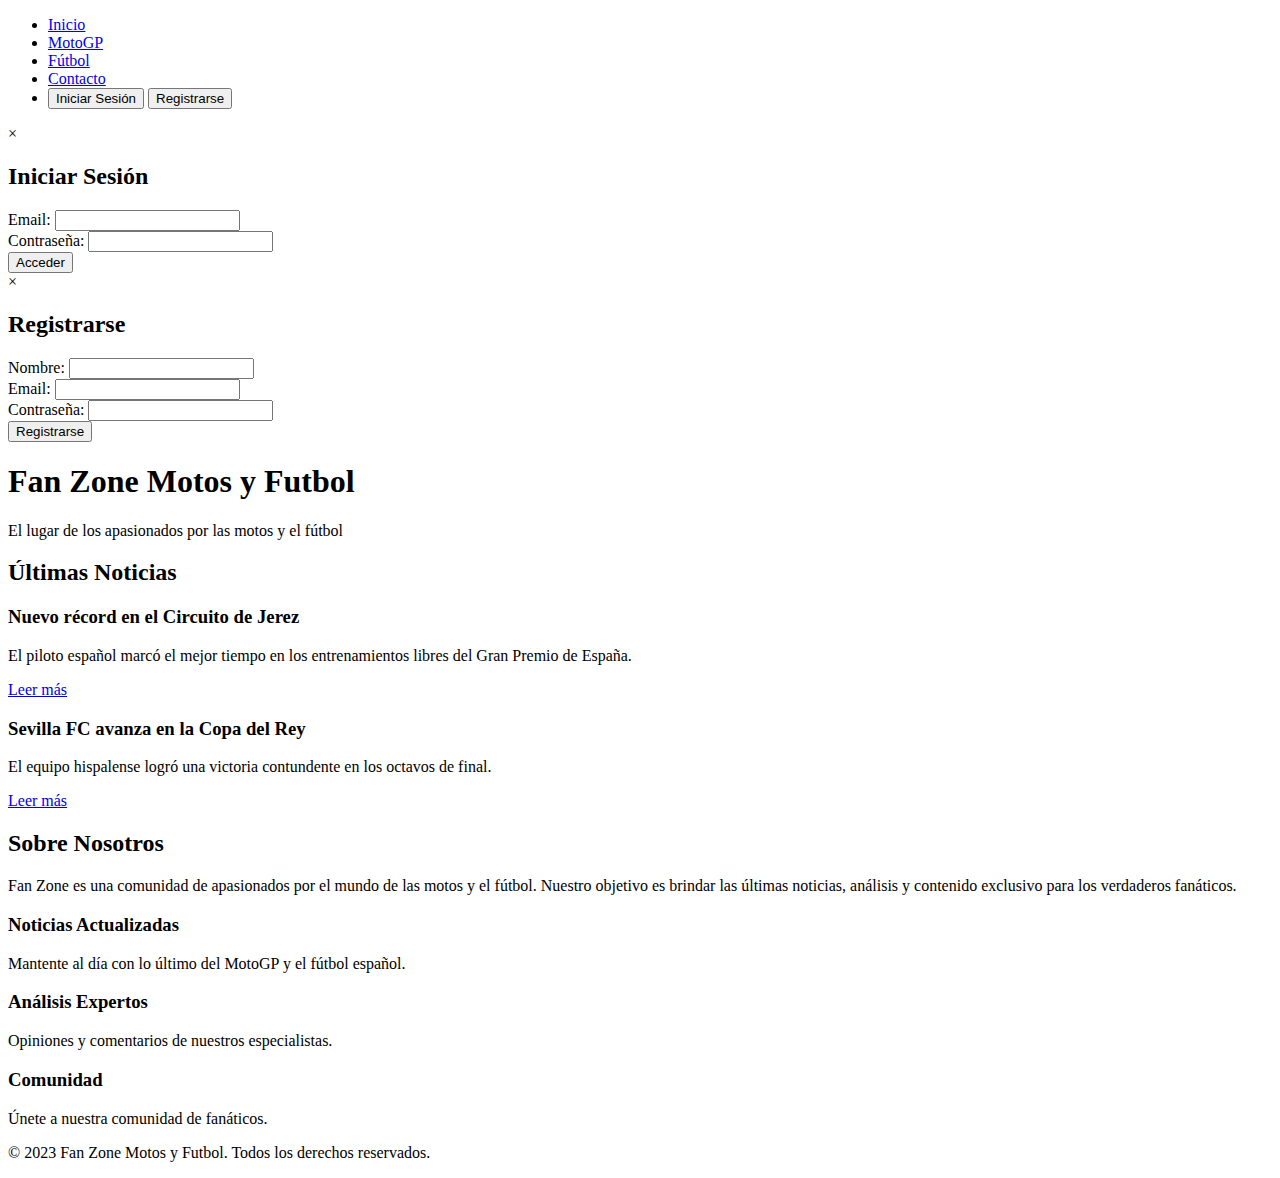
<file: RECU/html/index.html>
<!DOCTYPE html>
<html lang="es">
<head>
    <meta charset="UTF-8">
    <meta name="viewport" content="width=device-width, initial-scale=1.0">
    <title>Fan Zone Motos y Futbol</title>
    <link rel="stylesheet" href="C:\Users\manue\OneDrive\Documentos\Lenguuaje de Marcas\RECU\css\estilos.css">
    <script src="C:\Users\manue\OneDrive\Documentos\Lenguuaje de Marcas\jquery.js"></script>
    <script>
    $(document).ready(function() {
        // Variables
        const modalLogin = $("#modalLogin");
        const modalRegistro = $("#modalRegistro");
        const btnLogin = $("#btnLogin");
        const btnRegistro = $("#btnRegistro");
        const spanCerrar = $(".cerrar");
        const mensajeExito = $("#mensajeExito");

        // Abrir modal de login
        btnLogin.click(function() {
            modalLogin.show();
        });

        // Abrir modal de registro
        btnRegistro.click(function() {
            modalRegistro.show();
        });

        // Cerrar modales
        spanCerrar.click(function() {
            modalLogin.hide();
            modalRegistro.hide();
        });

       

        // Formulario de login
        $("#formLogin").submit(function(e) {
            e.preventDefault();
            mostrarMensajeExito("Sesión iniciada correctamente");
            modalLogin.hide();
            this.reset();
        });

        // Formulario de registro
        $("#formRegistro").submit(function(e) {
            e.preventDefault();
            mostrarMensajeExito("¡Registro completado con éxito!");
            modalRegistro.hide();
            this.reset();
        });

        // Mostrar mensaje de éxito
        function mostrarMensajeExito(mensaje) {
            mensajeExito.find("p").text(mensaje).parent().fadeIn().delay(2500).fadeOut();
        }

        // Efectos hover
        $('.noticia').hover(
            function() {
                $(this).css({
                    'transform': 'translateY(-5px)',
                    'box-shadow': '0 5px 15px rgba(0,0,0,0.2)'
                });
            },
            function() {
                $(this).css({
                    'transform': 'translateY(0)',
                    'box-shadow': '0 2px 5px rgba(0,0,0,0.1)'
                });
            }
        );

        // Animaciones iniciales
        $('.cabecera').hide().fadeIn(1000);
        $('.destacados').hide().slideDown(800);
        $('.sobre-nosotros').hide().fadeIn(1200);
    });
    </script>
</head>
<body>
    <!-- Menú de navegación -->
    <nav class="menu">
        <div class="contenedor">
            <ul>
                <li><a href="C:\Users\manue\OneDrive\Documentos\Lenguuaje de Marcas\RECU\html\index.html" class="activo">Inicio</a></li>
                <li><a href="C:\Users\manue\OneDrive\Documentos\Lenguuaje de Marcas\RECU\html\motogp.html">MotoGP</a></li>
                <li><a href="C:\Users\manue\OneDrive\Documentos\Lenguuaje de Marcas\RECU\html\futbol.html">Fútbol</a></li>
                <li><a href="C:\Users\manue\OneDrive\Documentos\Lenguuaje de Marcas\RECU\html\Contacto.html">Contacto</a></li>
                <li class="derecha">
                    <button id="btnLogin" class="btn-acceso">Iniciar Sesión</button>
                    <button id="btnRegistro" class="btn-acceso">Registrarse</button>
                </li>
            </ul>
        </div>
    </nav>

    <!-- Modales -->
    <div id="modalLogin" class="modal">
        <div class="modal-contenido">
            <span class="cerrar">&times;</span>
            <h2>Iniciar Sesión</h2>
            <form id="formLogin">
                <div class="grupo-form">
                    <label for="emailLogin">Email:</label>
                    <input type="email" id="emailLogin" required>
                </div>
                <div class="grupo-form">
                    <label for="passLogin">Contraseña:</label>
                    <input type="password" id="passLogin" required>
                </div>
                <button type="submit" class="boton">Acceder</button>
            </form>
        </div>
    </div>

    <div id="modalRegistro" class="modal">
        <div class="modal-contenido">
            <span class="cerrar">&times;</span>
            <h2>Registrarse</h2>
            <form id="formRegistro">
                <div class="grupo-form">
                    <label for="nombreRegistro">Nombre:</label>
                    <input type="text" id="nombreRegistro" required>
                </div>
                <div class="grupo-form">
                    <label for="emailRegistro">Email:</label>
                    <input type="email" id="emailRegistro" required>
                </div>
                <div class="grupo-form">
                    <label for="passRegistro">Contraseña:</label>
                    <input type="password" id="passRegistro" required>
                </div>
                <button type="submit" class="boton">Registrarse</button>
            </form>
        </div>
    </div>

    <!-- Mensaje de éxito -->
    <div id="mensajeExito" class="mensaje-exito" style="display:none;">
        <p></p>
    </div>

    <!-- Contenido principal -->
    <div class="contenedor">
        <header class="cabecera">
            <h1>Fan Zone Motos y Futbol</h1>
            <p class="subtitulo">El lugar de los apasionados por las motos y el fútbol</p>
        </header>

        <main class="contenido-principal">
            <section class="destacados">
                <h2>Últimas Noticias</h2>
                <div class="noticia">
                    <h3>Nuevo récord en el Circuito de Jerez</h3>
                    <p>El piloto español marcó el mejor tiempo en los entrenamientos libres del Gran Premio de España.</p>
                    <a href="#" class="boton">Leer más</a>
                </div>
                
                <div class="noticia">
                    <h3>Sevilla FC avanza en la Copa del Rey</h3>
                    <p>El equipo hispalense logró una victoria contundente en los octavos de final.</p>
                    <a href="#" class="boton">Leer más</a>
                </div>
            </section>

            <section class="sobre-nosotros">
                <h2>Sobre Nosotros</h2>
                <p>Fan Zone es una comunidad de apasionados por el mundo de las motos y el fútbol. Nuestro objetivo es brindar las últimas noticias, análisis y contenido exclusivo para los verdaderos fanáticos.</p>
                
                <div class="caracteristicas">
                    <div class="caracteristica">
                        <h3>Noticias Actualizadas</h3>
                        <p>Mantente al día con lo último del MotoGP y el fútbol español.</p>
                    </div>
                    
                    <div class="caracteristica">
                        <h3>Análisis Expertos</h3>
                        <p>Opiniones y comentarios de nuestros especialistas.</p>
                    </div>
                    
                    <div class="caracteristica">
                        <h3>Comunidad</h3>
                        <p>Únete a nuestra comunidad de fanáticos.</p>
                    </div>
                </div>
            </section>
        </main>

        <footer class="pie-pagina">
            <p>&copy; 2023 Fan Zone Motos y Futbol. Todos los derechos reservados.</p>
        </footer>
    </div>
</body>
</html>
</file>
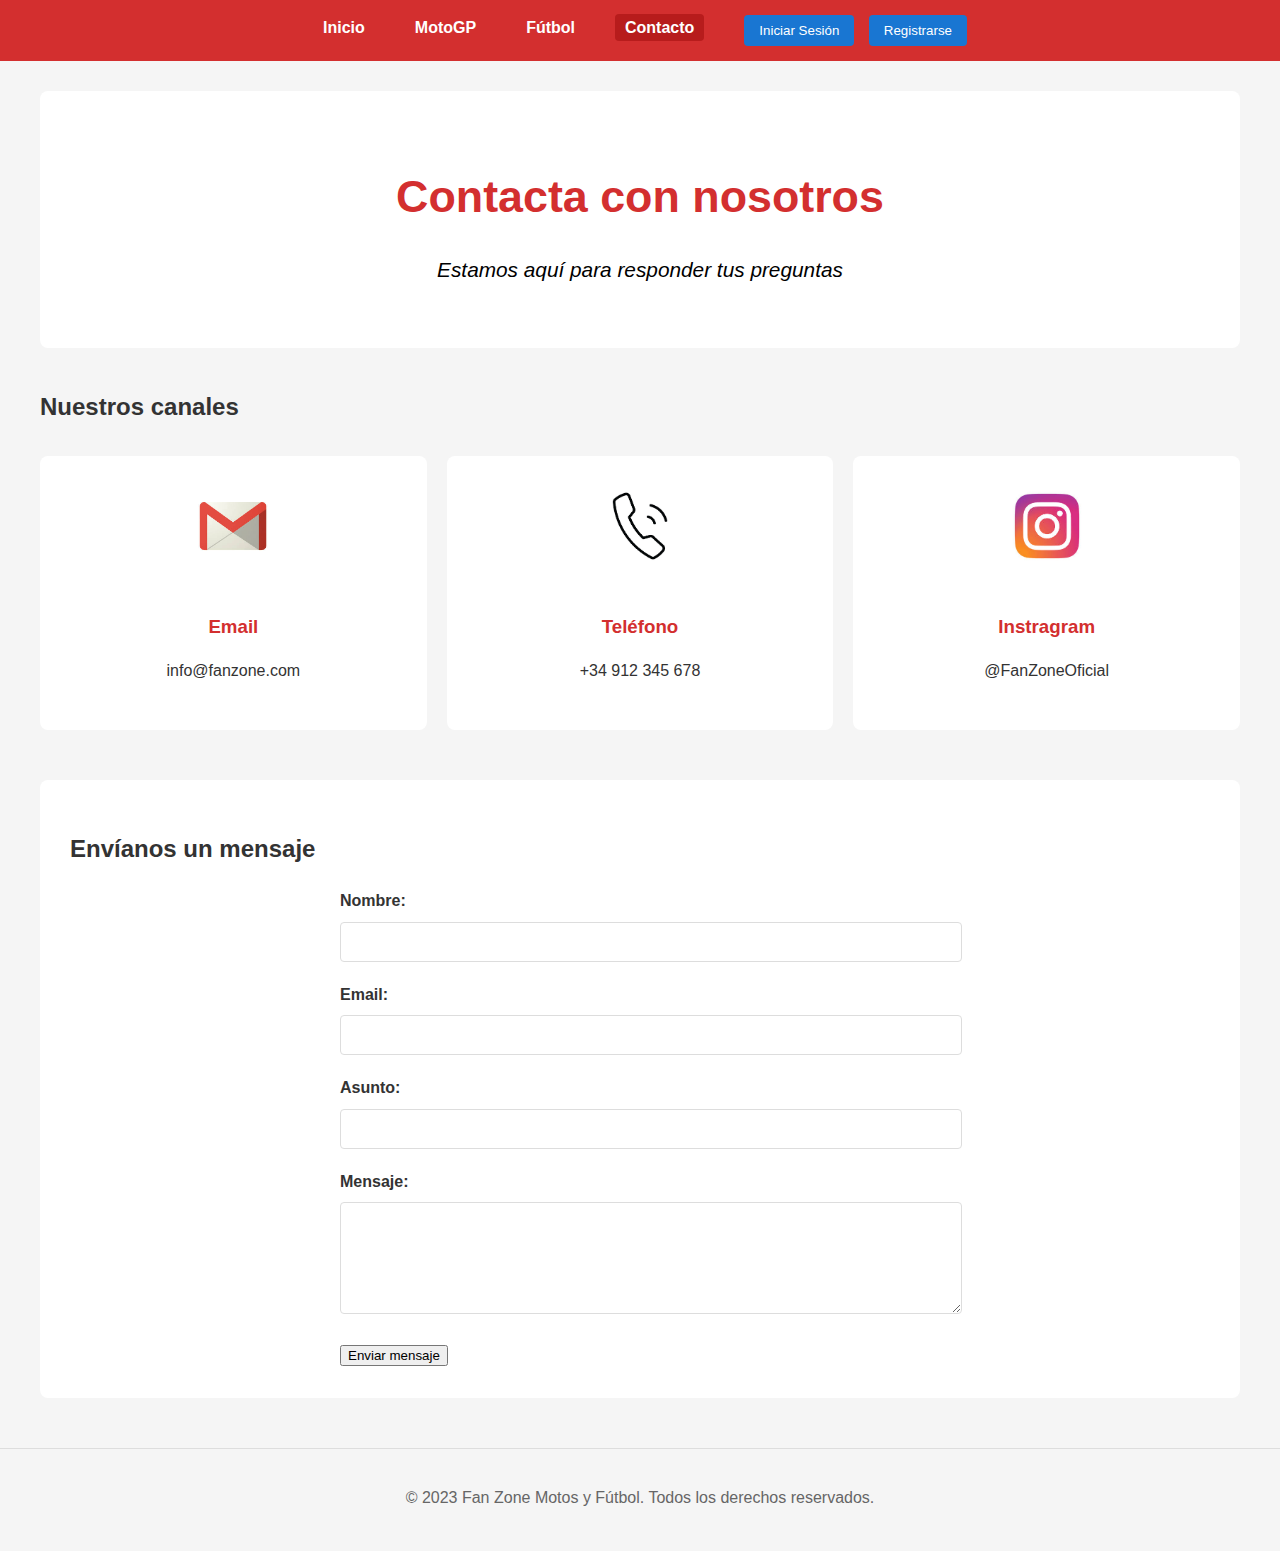
<file: Contacto.html>
<!DOCTYPE html>
<html lang="es">
<head>
    <meta charset="UTF-8">
    <meta name="viewport" content="width=device-width, initial-scale=1.0">
    <title>Fan Zone - Contacto</title>
    <link rel="stylesheet" href="RECU/css/contacto.css">
    <script src="RECU/jquery.js"></script>
    <script>
    $(document).ready(function() {
        // Validación del formulario
        $('#formulario-contacto').submit(function(e) {
            e.preventDefault();
            
            // Validar campos
            const nombre = $('#nombre').val().trim();
            const email = $('#email').val().trim();
            const mensaje = $('#mensaje').val().trim();
            let valido = true;
            
            // Resetear errores
            $('.error').text('').hide();
            
            // Validar nombre
            if(nombre === '') {
                $('#error-nombre').text('Por favor ingresa tu nombre').show();
                valido = false;
            }
            
            // Validar email
            if(email === '') {
                $('#error-email').text('Por favor ingresa tu email').show();
                valido = false;
            } else if(!isValidEmail(email)) {
                $('#error-email').text('Ingresa un email válido').show();
                valido = false;
            }
            
            // Validar mensaje
            if(mensaje === '') {
                $('#error-mensaje').text('Por favor ingresa tu mensaje').show();
                valido = false;
            }
            
            // Si todo es válido
            if(valido) {
                // Simular envío (en un caso real sería AJAX)
                $('#formulario-contacto')[0].reset();
                $('#mensaje-exito').fadeIn().delay(3000).fadeOut();
            }
        });
        
        // Función para validar email
        function isValidEmail(email) {
            const re = /^[^\s@]+@[^\s@]+\.[^\s@]+$/;
            return re.test(email);
        }
        
       
    });
    </script>
</head>
<body>
    <!-- Menú de navegación -->
    <nav class="menu">
        <div class="contenedor">
            <ul>
                <li><a href="index.html">Inicio</a></li>
                <li><a href="motogp.html">MotoGP</a></li>
                <li><a href="futbol.html">Fútbol</a></li>
                <li><a href="Contacto.html" class="activo">Contacto</a></li>
                <li class="derecha">
                    <button id="btnLogin" class="btn-acceso">Iniciar Sesión</button>
                    <button id="btnRegistro" class="btn-acceso">Registrarse</button>
                </li>
            </ul>
        </div>
    </nav>

    <!-- Contenido principal -->
    <div class="contenedor">
        <header class="cabecera-contacto">
            <h1>Contacta con nosotros</h1>
            <p class="subtitulo">Estamos aquí para responder tus preguntas</p>
        </header>

        <!-- Métodos de contacto -->
        <section class="seccion-metodos">
            <h2>Nuestros canales</h2>
            <div class="lista-metodos">
                <div class="metodo-contacto">
                    <img src="RECU/email.jpg" alt="Email">
                    <h3>Email</h3>
                    <p>info@fanzone.com</p>
                </div>
                <div class="metodo-contacto">
                    <img src="RECU/telefono.png" alt="Teléfono">
                    <h3>Teléfono</h3>
                    <p>+34 912 345 678</p>
                </div>
                <div class="metodo-contacto">
                    <img src="RECU/ig.jpg" alt="IG">
                    <h3>Instragram</h3>
                    <p>@FanZoneOficial</p>
                </div>
            </div>
        </section>

        <!-- Formulario de contacto -->
        <section class="seccion-formulario">
            <h2>Envíanos un mensaje</h2>
            <form id="formulario-contacto">
                <div class="grupo-form">
                    <label for="nombre">Nombre:</label>
                    <input type="text" id="nombre" name="nombre">
                    <span id="error-nombre" class="error"></span>
                </div>
                
                <div class="grupo-form">
                    <label for="email">Email:</label>
                    <input type="email" id="email" name="email">
                    <span id="error-email" class="error"></span>
                </div>
                
                <div class="grupo-form">
                    <label for="asunto">Asunto:</label>
                    <input type="text" id="asunto" name="asunto">
                </div>
                
                <div class="grupo-form">
                    <label for="mensaje">Mensaje:</label>
                    <textarea id="mensaje" name="mensaje" rows="5"></textarea>
                    <span id="error-mensaje" class="error"></span>
                </div>
                
                <button type="submit" class="boton">Enviar mensaje</button>
            </form>
            
            <div id="mensaje-exito" class="mensaje-exito">
                <p>¡Mensaje enviado con éxito! Te responderemos pronto.</p>
            </div>
        </section>

     
    </div>

    <!-- Pie de página -->
    <footer class="pie-pagina">
        <div class="contenedor">
            <p>&copy; 2023 Fan Zone Motos y Fútbol. Todos los derechos reservados.</p>
        </div>
    </footer>
</body>
</html>
</file>
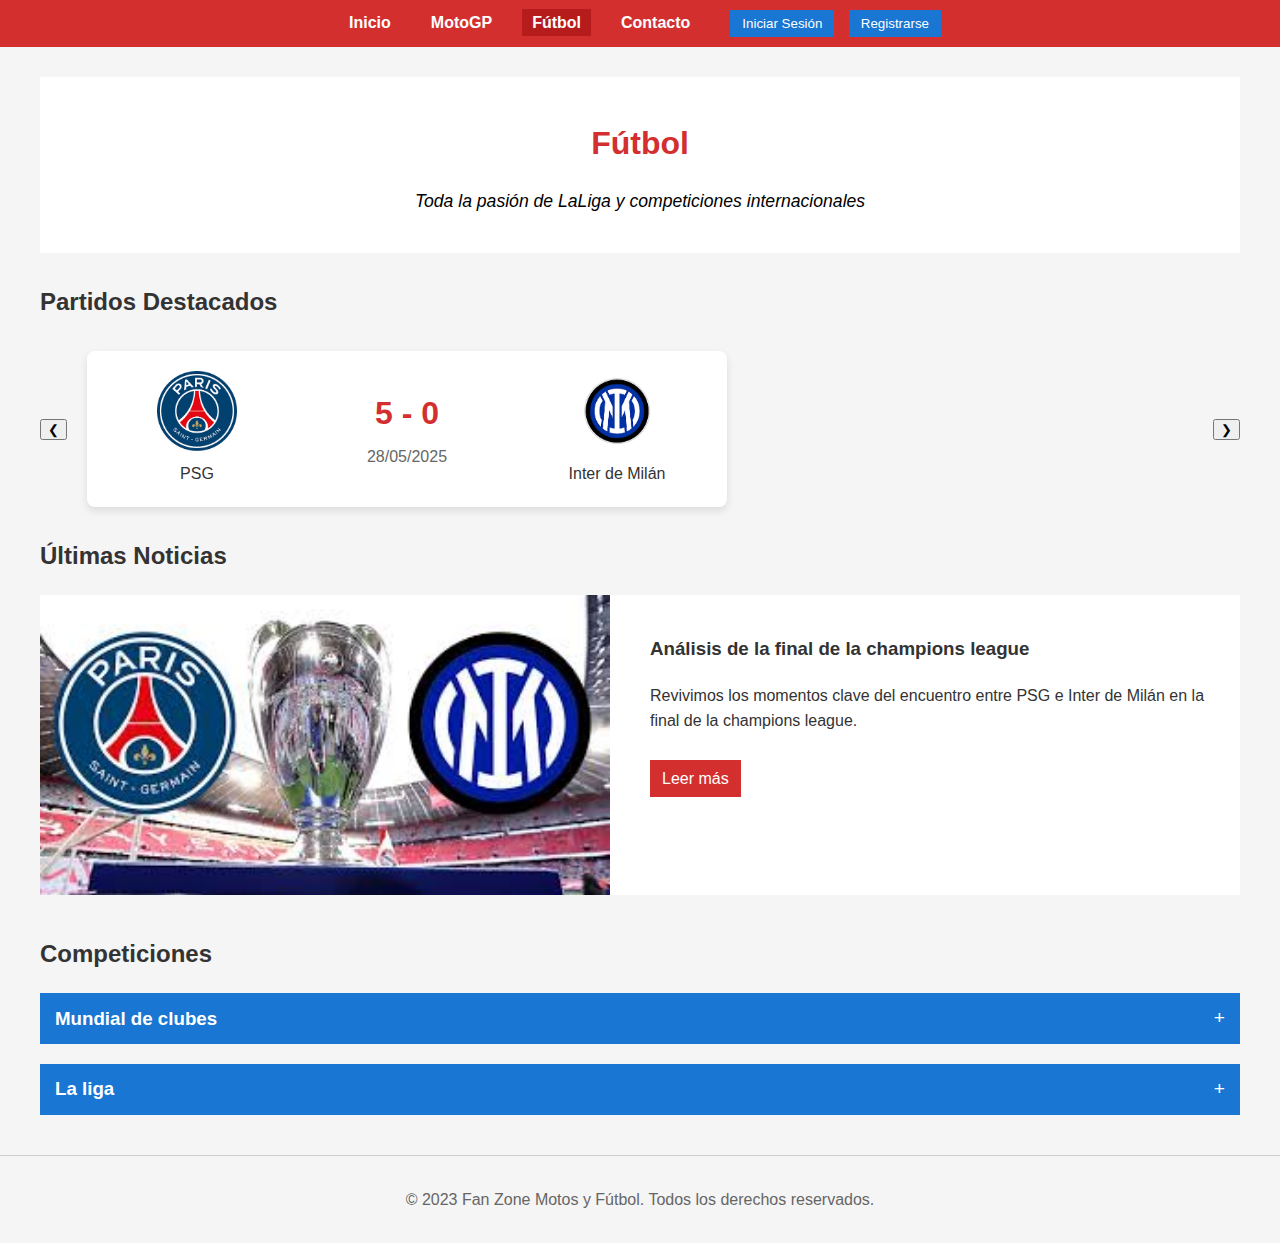
<file: futbol.html>
<!DOCTYPE html>
<html lang="es">
<head>
    <meta charset="UTF-8">
    <meta name="viewport" content="width=device-width, initial-scale=1.0">
    <title>Fan Zone - Fútbol</title>
    <link rel="stylesheet" href="RECU/css/futbol.css">
    <script src="RECU/jquery.js"></script>
    <script>
    $(document).ready(function() {
        // Carrusel de partidos destacados
        let currentMatch = 0;
        const matches = $('.partido');
        const totalMatches = matches.length;
        
        function showMatch(n) {
            matches.removeClass('activo');
            matches.eq(n).addClass('activo');
        }
        
        $('.carrusel-btn.izquierda').click(function() {
            currentMatch = (currentMatch > 0) ? currentMatch - 1 : totalMatches - 1;
            showMatch(currentMatch);
        });
        
        $('.carrusel-btn.derecha').click(function() {
            currentMatch = (currentMatch < totalMatches - 1) ? currentMatch + 1 : 0;
            showMatch(currentMatch);
        });
        
        // Iniciar carrusel
        showMatch(0);
        
        // Cambio automático cada 5 segundos
        setInterval(function() {
            currentMatch = (currentMatch < totalMatches - 1) ? currentMatch + 1 : 0;
            showMatch(currentMatch);
        }, 5000);
        
        
        // Mostrar/ocultar detalles de la liga
        $('.liga-titulo').click(function() {
            $(this).next('.liga-partidos').slideToggle();
            $(this).find('.toggle-icon').text(function(_, text) {
                return text === '+' ? '-' : '+';
            });
        });
    });
    </script>
</head>
<body>
    <!-- Menú de navegación -->
    <nav class="menu">
        <div class="contenedor">
            <ul>
                <li><a href="index.html">Inicio</a></li>
                <li><a href="motogp.html">MotoGP</a></li>
                <li><a href="futbol.html" class="activo">Fútbol</a></li>
                <li><a href="Contacto.html">Contacto</a></li>
                <li class="derecha">
                    <button id="btnLogin" class="btn-acceso">Iniciar Sesión</button>
                    <button id="btnRegistro" class="btn-acceso">Registrarse</button>
                </li>
            </ul>
        </div>
    </nav>

    <!-- Contenido principal -->
    <div class="contenedor">
        <header class="cabecera-futbol">
            <h1>Fútbol </h1>
            <p class="subtitulo">Toda la pasión de LaLiga y competiciones internacionales</p>
        </header>

        <!-- Carrusel de partidos destacados -->
        <section class="seccion-destacados">
            <h2>Partidos Destacados</h2>
            <div class="carrusel-partidos">
                <button class="carrusel-btn izquierda">&#10094;</button>
                
                <div class="partido activo">
                    <div class="equipo-futbol local">
                        <img src="RECU/PSG.png" alt="PSG">
                        <span>PSG</span>
                    </div>
                    <div class="resultado">
                        <span class="marcador">5 - 0</span>
                        <span class="fecha">28/05/2025</span>
                    </div>
                    <div class="equipo-futbol visitante">
                        <img src="RECU/Inter.png" alt="Inter">
                        <span>Inter de Milán</span>
                    </div>
                </div>
                
                <div class="partido">
                    <div class="equipo-futbol local">
                        <img src="RECU/españa.jpg" alt="España">
                        <span>España</span>
                    </div>
                    <div class="resultado">
                        <span class="marcador">5 - 4</span>
                        <span class="fecha">5/06/2025</span>
                    </div>
                    <div class="equipo-futbol visitante">
                        <img src="RECU/francia.jpg" alt="Francia">
                        <span>Francia</span>
                    </div>
                </div>
                
                <button class="carrusel-btn derecha">&#10095;</button>
            </div>
        </section>

        <!-- Últimas noticias -->
        <section class="seccion-noticias">
            <h2>Últimas Noticias</h2>
            <div class="noticia-destacada">
                <img src="RECU/finalUCL.jpg" alt="Clásico Español">
                <div class="contenido-noticia">
                    <h3>Análisis de la final de la champions league</h3>
                    <p>Revivimos los momentos clave del encuentro entre PSG e Inter de Milán en la final de la champions league.</p>
                    <a href="#" class="boton">Leer más</a>
                </div>
            </div>
        </section>

        <!-- Ligas y competiciones -->
        <section class="seccion-ligas">
            <h2>Competiciones</h2>
            
            <div class="liga">
                <div class="liga-titulo">
                    <h3>Mundial de clubes</h3>
                    <span class="toggle-icon">+</span>
                </div>
                <div class="liga-partidos">
                    <div class="partido-simple">
                        <span class="equipo">Al-Ahly</span>
                        <span class="vs">vs</span>
                        <span class="equipo">Inter de Miami</span>
                        <span class="fecha">15/06/2025</span>
                    </div>
                    <div class="partido-simple">
                        <span class="equipo">Bayern</span>
                        <span class="vs">vs</span>
                        <span class="equipo">Auckland City Football Club</span>
                        <span class="fecha">15/06/2025</span>
                    </div>

                    <div class="partido-simple">
                        <span class="equipo">PSG</span>
                        <span class="vs">vs</span>
                        <span class="equipo">Atlético de Madrid</span>
                        <span class="fecha">15/06/2025</span>
                    </div>
                </div>
            </div>
            
            <div class="liga">
                <div class="liga-titulo">
                    <h3>La liga</h3>
                    <span class="toggle-icon">+</span>
                </div>
                <div class="liga-partidos">
                    <div class="partido-simple">
                        <span class="equipo">Sevilla</span>
                        <span class="vs">vs</span>
                        <span class="equipo">Espanyol</span>
                        <span class="fecha">18/08/2025</span>
                    </div>
                     <div class="partido-simple">
                        <span class="equipo">Real Madrid</span>
                        <span class="vs">vs</span>
                        <span class="equipo">Osasuna</span>
                        <span class="fecha">19/08/2025</span>
                    </div>

                </div>
            </div>
        </section>
    </div>

    <!-- Pie de página -->
    <footer class="pie-pagina">
        <div class="contenedor">
            <p>&copy; 2023 Fan Zone Motos y Fútbol. Todos los derechos reservados.</p>
        </div>
    </footer>
</body>
</html>
</file>
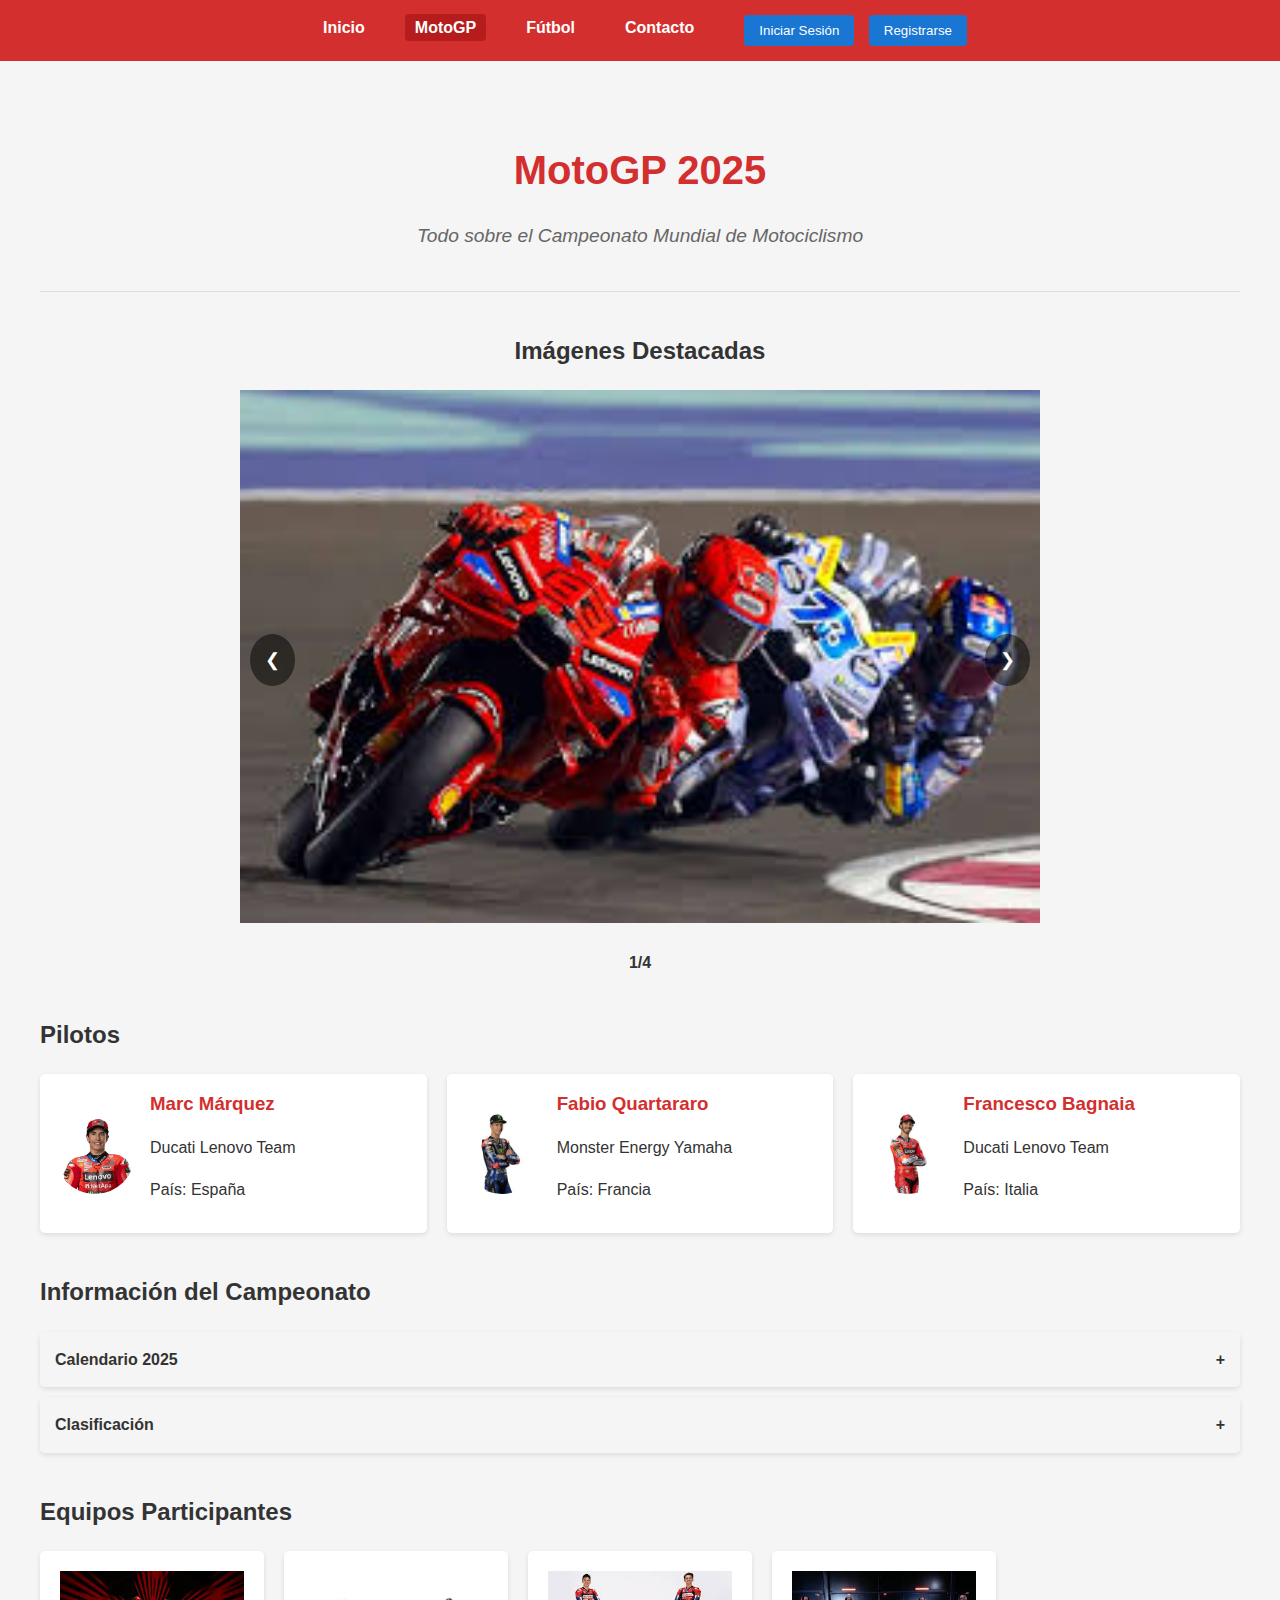
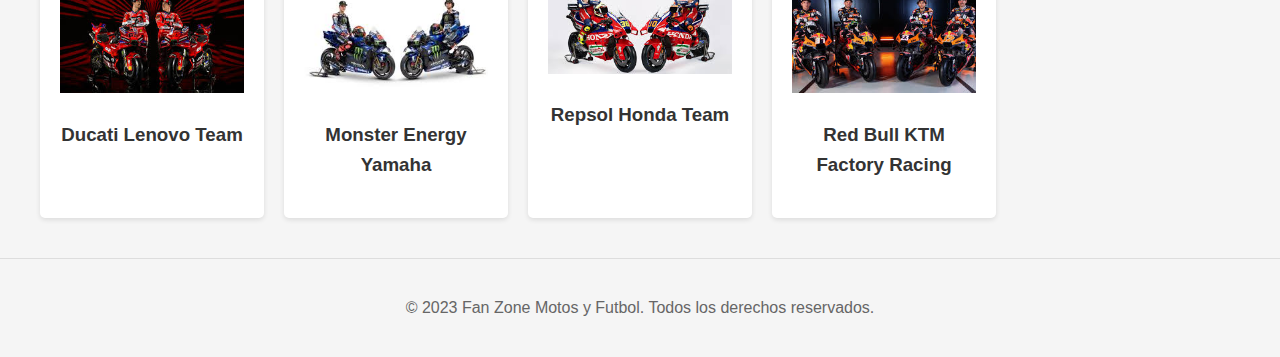
<file: motogp.html>
<!DOCTYPE html>
<html lang="es">
<head>
    <meta charset="UTF-8">
    <meta name="viewport" content="width=device-width, initial-scale=1.0">
    <title>Fan Zone - MotoGP</title>
    <link rel="stylesheet" href="RECU/css/motgp.css">
    <script src="RECU/jquery.js"></script>
    <script>
    $(document).ready(function() {
        // Carrusel de imágenes
        let currentSlide = 0;
        const slides = $('.carrusel img');
        const totalSlides = slides.length;
        
        function showSlide(n) {
            slides.hide();
            slides.eq(n).fadeIn(600);
            $('.indicador-carrusel').text(`${n + 1}/${totalSlides}`);
        }
        
        $('.carrusel-btn.izquierda').click(function() {
            currentSlide = (currentSlide > 0) ? currentSlide - 1 : totalSlides - 1;
            showSlide(currentSlide);
        });
        
        $('.carrusel-btn.derecha').click(function() {
            currentSlide = (currentSlide < totalSlides - 1) ? currentSlide + 1 : 0;
            showSlide(currentSlide);
        });
        
        // Iniciar carrusel
        showSlide(0);
        
        // Temporizador para cambio automático
        setInterval(function() {
            currentSlide = (currentSlide < totalSlides - 1) ? currentSlide + 1 : 0;
            showSlide(currentSlide);
        }, 5000);
        
        
        
        // Acordeón de información
        $('.acordeon-titulo').click(function() {
            $(this).next('.acordeon-contenido').slideToggle();
            $(this).find('span').text(function(_, text) {
                return text === '+' ? '-' : '+';
            });
        });
        
        // Resaltar equipo al pasar el ratón
        $('.equipo').hover(
            function() {
                $(this).css('transform', 'scale(1.03)');
                $(this).find('.logo-equipo').css('filter', 'drop-shadow(0 0 8px rgba(0,0,0,0.3))');
            },
            function() {
                $(this).css('transform', 'scale(1)');
                $(this).find('.logo-equipo').css('filter', 'none');
            }
        );
    });
    </script>
</head>
<body>
    <!-- Menú de navegación -->
    <nav class="menu">
        <div class="contenedor">
            <ul>
                <li><a href="index.html">Inicio</a></li>
                <li><a href="motogp.html" class="activo">MotoGP</a></li>
                <li><a href="futbol.html">Fútbol</a></li>
                <li><a href="Contacto.html">Contacto</a></li>
                <li class="derecha">
                    <button id="btnLogin" class="btn-acceso">Iniciar Sesión</button>
                    <button id="btnRegistro" class="btn-acceso">Registrarse</button>
                </li>
            </ul>
        </div>
    </nav>

    <!-- Contenido principal -->
    <div class="contenedor">
        <header class="cabecera">
            <h1>MotoGP 2025</h1>
            <p class="subtitulo">Todo sobre el Campeonato Mundial de Motociclismo</p>
        </header>

        <!-- Carrusel de imágenes -->
        <section class="seccion-carrusel">
            <h2>Imágenes Destacadas</h2>
            <div class="carrusel-contenedor">
                <button class="carrusel-btn izquierda">&#10094;</button>
                <div class="carrusel">
                    <img src="RECU/hermanos.jpg" alt="Hermanos">
                    <img src="RECU/martin.jpg" alt="Jorge">
                    <img src="RECU/todos.jpg" alt="Todos">
                    <img src="RECU/toprac.jpg" alt="Toprac">
                </div>
                <button class="carrusel-btn derecha">&#10095;</button>
            </div>
            <div class="indicador-carrusel"></div>
        </section>

        <!-- Búsqueda de pilotos -->
        <section class="seccion-busqueda">
            <h2>Pilotos</h2>
           
            <div class="lista-pilotos">
                <div class="piloto">
                    <img src="RECU/marc.jpg" alt="Piloto 1" class="foto-piloto">
                    <div class="info-piloto">
                        <h3>Marc Márquez</h3>
                        <p>Ducati Lenovo Team</p>
                        <p>País: España</p>
                    </div>
                </div>
                <div class="piloto">
                    <img src="RECU/fabio.jpg" alt="Piloto 2" class="foto-piloto">
                    <div class="info-piloto">
                        <h3>Fabio Quartararo</h3>
                        <p>Monster Energy Yamaha</p>
                        <p>País: Francia</p>
                    </div>
                </div>
                <div class="piloto">
                    <img src="RECU/bagnaia.jpg" alt="Piloto 3" class="foto-piloto">
                    <div class="info-piloto">
                        <h3>Francesco Bagnaia</h3>
                        <p>Ducati Lenovo Team</p>
                        <p>País: Italia</p>
                    </div>
                </div>
            </div>
        </section>

        <!-- Acordeón de información -->
        <section class="seccion-acordeon">
            <h2>Información del Campeonato</h2>
            <div class="acordeon">
                <div class="acordeon-item">
                    <div class="acordeon-titulo">
                        Calendario 2025 <span>+</span>
                    </div>
                    <div class="acordeon-contenido">
                        <ul>
                            <li>Junio 22 - GP de Italia</li>
                            <li>Junio 29 - GP de Paises Bajos</li>
                            <li>Julio 13 - GP de Alemania</li>
                            <li>Julio 20 - GP de República Checa</li>
                        </ul>
                    </div>
                </div>
                <div class="acordeon-item">
                    <div class="acordeon-titulo">
                        Clasificación <span>+</span>
                    </div>
                    <div class="acordeon-contenido">
                        <ol>
                            <li>Marc Márquez - 233 pts</li>
                            <li>Alex Márquez - 201 pts</li>
                            <li>Bagnaia - 140 pts</li>
                        </ol>
                    </div>
                </div>
            </div>
        </section>

        <!-- Equipos -->
        <section class="seccion-equipos">
            <h2>Equipos Participantes</h2>
            <div class="lista-equipos">
                <div class="equipo">
                    <img src="RECU/ducati.jpg" alt="Ducati" class="logo-equipo">
                    <h3>Ducati Lenovo Team</h3>
                </div>
                <div class="equipo">
                    <img src="RECU/yamaha.jpg" alt="Yamaha" class="logo-equipo">
                    <h3>Monster Energy Yamaha</h3>
                </div>
                <div class="equipo">
                    <img src="RECU/honda.jpg" alt="Honda" class="logo-equipo">
                    <h3>Repsol Honda Team</h3>
                </div>
                 <div class="equipo">
                    <img src="RECU/KTM.jpg" alt="Honda" class="logo-equipo">
                    <h3>Red Bull KTM Factory Racing</h3>
                </div>
            </div>
        </section>
    </div>

    <!-- Pie de página -->
    <footer class="pie-pagina">
        <div class="contenedor">
            <p>&copy; 2023 Fan Zone Motos y Futbol. Todos los derechos reservados.</p>
        </div>
    </footer>
</body>
</html>
</file>
<file: RECU/css/contacto.css>
/* Estilos generales */
body {
    font-family: 'Arial', sans-serif;
    line-height: 1.6;
    margin: 0;
    padding: 0;
    background-color: #f5f5f5;
    color: #333;
}

.contenedor {
    max-width: 1200px;
    margin: 0 auto;
    padding: 0 20px;
}

/* Menú de navegación */
.menu {
    background-color: #d32f2f;
    padding: 15px 0;
}

.menu ul {
    list-style: none;
    margin: 0;
    padding: 0;
    display: flex;
    justify-content: center;
}

.menu li {
    margin: 0 15px;
}

.menu a {
    color: white;
    text-decoration: none;
    font-weight: bold;
    padding: 5px 10px;
    border-radius: 4px;
    transition: background-color 0.3s;
}

.menu a:hover, .menu a.activo {
    background-color: #b71c1c;
}

.btn-acceso {
    background-color: #1976d2;
    color: white;
    border: none;
    padding: 8px 15px;
    margin-left: 10px;
    border-radius: 4px;
    cursor: pointer;
    transition: background-color 0.3s;
}

.btn-acceso:hover {
    background-color: #1565c0;
}

.derecha {
    margin-left: auto;
}

/* Cabecera de contacto */
.cabecera-contacto {
    text-align: center;
    margin: 30px 0;
    padding: 40px 20px;
    background: white;
    border-radius: 8px;
}

.cabecera-contacto h1 {
    margin-bottom: 10px;
    font-size: 2.8em;
    color: #d32f2f;
}

.cabecera-contacto .subtitulo {
    font-style: italic;
    font-size: 1.3em;
    color: #000000;
}

/* Métodos de contacto */
.seccion-metodos {
    margin: 40px 0;
}

.lista-metodos {
    display: flex;
    justify-content: space-between;
    flex-wrap: wrap;
    gap: 20px;
    margin-top: 30px;
}

.metodo-contacto {
    flex: 1;
    min-width: 250px;
    background-color: white;
    padding: 30px 20px;
    border-radius: 8px;
    text-align: center;
}

.metodo-contacto img {
    width: 80px;
    height: 80px;
    object-fit: contain;
    margin-bottom: 20px;
}

.metodo-contacto h3 {
    color: #d32f2f;
    margin-bottom: 10px;
}

/* Formulario de contacto */
.seccion-formulario {
    margin: 50px 0;
    background-color: white;
    padding: 30px;
    border-radius: 8px;
}

#formulario-contacto {
    max-width: 600px;
    margin: 0 auto;
}

.grupo-form {
    margin-bottom: 20px;
}

.grupo-form label {
    display: block;
    margin-bottom: 8px;
    font-weight: bold;
    color: #333;
}

.grupo-form input,
.grupo-form textarea {
    width: 100%;
    padding: 10px;
    border: 1px solid #ddd;
    border-radius: 4px;
    font-size: 16px;
}

.grupo-form textarea {
    resize: vertical;
}

.error {
    color: #d32f2f;
    font-size: 0.9em;
    margin-top: 5px;
    display: none;
}

/* Mensaje de éxito */
.mensaje-exito {
    display: none;
    background-color: #4CAF50;
    color: white;
    padding: 15px;
    border-radius: 4px;
    margin-top: 20px;
    text-align: center;
}

/* Pie de página */
.pie-pagina {
    text-align: center;
    padding: 20px 0;
    border-top: 1px solid #ddd;
    margin-top: 40px;
    color: #666;
}
</file>
<file: RECU/css/futbol.css>
/* Estilos generales */
body {
    font-family: Arial, sans-serif;
    line-height: 1.6;
    margin: 0;
    padding: 0;
    background-color: #f5f5f5;
    color: #333;
}

.contenedor {
    max-width: 1200px;
    margin: 0 auto;
    padding: 0 20px;
}

/* Menú de navegación */
.menu {
    background-color: #d32f2f;
    padding: 10px 0;
}

.menu ul {
    list-style: none;
    margin: 0;
    padding: 0;
    display: flex;
    justify-content: center;
}

.menu li {
    margin: 0 10px;
}

.menu a {
    color: white;
    text-decoration: none;
    font-weight: bold;
    padding: 5px 10px;
}

.menu a:hover,
.menu a.activo {
    background-color: #b71c1c;
}

/* Botón de acceso */
.btn-acceso {
    background-color: #1976d2;
    color: white;
    border: none;
    padding: 6px 12px;
    margin-left: 10px;
    cursor: pointer;
}

.derecha {
    margin-left: auto;
}

/* Cabecera */
.cabecera-futbol {
    text-align: center;
    margin: 30px 0;
    padding: 20px;
    background: white;
}

.cabecera-futbol h1 {
    margin-bottom: 10px;
    font-size: 2em;
    color: #d32f2f;
}

.cabecera-futbol .subtitulo {
    font-style: italic;
    font-size: 1.1em;
    color: #000;
}

/* Carrusel de partidos */
.seccion-destacados {
    margin: 30px 0;
}

.carrusel-partidos {
    display: flex;
    align-items: center;
    justify-content: center;
    gap: 20px;
    margin: 30px 0;
    position: relative;
}

.partido {
    display: none;
    width: 100%;
    max-width: 600px;
    background-color: white;
    padding: 20px;
    border-radius: 8px;
    box-shadow: 0 4px 8px rgba(0,0,0,0.1);
    align-items: center;
    justify-content: space-between;
}

.partido.activo {
    display: flex;
    animation: fadeIn 0.8s;
}

.equipo-futbol {
    display: flex;
    flex-direction: column;
    align-items: center;
    width: 30%;
}

.equipo-futbol img {
    width: 80px;
    height: 80px;
    object-fit: contain;
    margin-bottom: 10px;
}

.resultado {
    text-align: center;
    width: 30%;
}

.marcador {
    font-size: 2em;
    font-weight: bold;
    color: #d32f2f;
}

.fecha {
    display: block;
    color: #666;
    margin-top: 5px;
}

/* Noticias destacadas */
.noticia-destacada {
    display: flex;
    gap: 20px;
    margin-bottom: 30px;
    background-color: white;
}

.noticia-destacada img {
    width: 50%;
    object-fit: cover;
}

.contenido-noticia {
    padding: 20px;
    width: 50%;
}

.boton {
    display: inline-block;
    background-color: #d32f2f;
    color: white;
    padding: 6px 12px;
    text-decoration: none;
    border: none;
    cursor: pointer;
    margin-top: 10px;
}

/* Sección ligas */
.seccion-ligas {
    margin: 40px 0;
}

.liga {
    margin-bottom: 20px;
    background-color: white;
}

.liga-titulo {
    padding: 10px 15px;
    background-color: #1976d2;
    color: white;
    display: flex;
    justify-content: space-between;
    align-items: center;
}

.liga-titulo h3 {
    margin: 0;
}

.toggle-icon {
    font-size: 1.2em;
}

.liga-partidos {
    display: none;
    padding: 10px;
}

.partido-simple {
    display: flex;
    justify-content: space-between;
    align-items: center;
    padding: 8px 0;
    border-bottom: 1px solid #ccc;
}

.partido-simple:last-child {
    border-bottom: none;
}

.partido-simple .equipo {
    width: 40%;
    text-align: center;
}

.partido-simple .vs {
    color: #666;
}

.partido-simple .fecha {
    color: #d32f2f;
    font-weight: bold;
}

/* Pie de página */
.pie-pagina {
    text-align: center;
    padding: 15px 0;
    border-top: 1px solid #ccc;
    margin-top: 30px;
    color: #666;
}
</file>
<file: RECU/css/motgp.css>
/* Estilos generales */
body {
    font-family: 'Arial', sans-serif;
    line-height: 1.6;
    margin: 0;
    padding: 0;
    background-color: #f5f5f5;
    color: #333;
}

.contenedor {
    max-width: 1200px;
    margin: 0 auto;
    padding: 0 20px;
}

/* Menú de navegación */
.menu {
    background-color: #d32f2f;
    padding: 15px 0;
}

.menu ul {
    list-style: none;
    margin: 0;
    padding: 0;
    display: flex;
    justify-content: center;
}

.menu li {
    margin: 0 15px;
}

.menu a {
    color: white;
    text-decoration: none;
    font-weight: bold;
    padding: 5px 10px;
    border-radius: 4px;
    transition: background-color 0.3s;
}

.menu a:hover,
.menu a.activo {
    background-color: #b71c1c;
}

.btn-acceso {
    background-color: #1976d2;
    color: white;
    border: none;
    padding: 8px 15px;
    margin-left: 10px;
    border-radius: 4px;
    cursor: pointer;
    transition: background-color 0.3s;
}

.btn-acceso:hover {
    background-color: #1565c0;
}

.derecha {
    margin-left: auto;
}

/* Cabecera */
.cabecera {
    text-align: center;
    margin: 30px 0;
    padding: 20px 0;
    border-bottom: 1px solid #ddd;
}

.cabecera h1 {
    color: #d32f2f;
    margin-bottom: 10px;
    font-size: 2.5em;
}

.subtitulo {
    font-style: italic;
    color: #666;
    font-size: 1.2em;
}

/* Carrusel */
.seccion-carrusel {
    margin: 40px 0;
    text-align: center;
}

.carrusel-contenedor {
    position: relative;
    margin: 20px auto;
    max-width: 800px;
}

.carrusel {
    overflow: hidden;
    margin: 0 auto;
    max-width: 800px;
}

.carrusel img {
    width: 100%;
    display: none;
}

.carrusel-btn {
    position: absolute;
    top: 50%;
    transform: translateY(-50%);
    background-color: rgba(0,0,0,0.5);
    color: white;
    border: none;
    padding: 15px;
    cursor: pointer;
    font-size: 18px;
    z-index: 10;
    border-radius: 50%;
}

.carrusel-btn:hover {
    background-color: rgba(0,0,0,0.8);
}

.carrusel-btn.izquierda {
    left: 10px;
}

.carrusel-btn.derecha {
    right: 10px;
}

.indicador-carrusel {
    margin-top: 10px;
    font-weight: bold;
}

/* Pilotos */
#filtro-pilotos {
    width: 100%;
    padding: 10px;
    margin-bottom: 20px;
    border: 1px solid #ddd;
    border-radius: 4px;
    font-size: 16px;
}

.lista-pilotos {
    display: grid;
    grid-template-columns: repeat(auto-fill, minmax(300px, 1fr));
    gap: 20px;
}

.piloto {
    display: flex;
    align-items: center;
    background-color: white;
    padding: 15px;
    border-radius: 5px;
    box-shadow: 0 2px 5px rgba(0,0,0,0.1);
    transition: transform 0.3s;
}

.piloto:hover {
    transform: translateY(-5px);
}

.foto-piloto {
    width: 80px;
    height: 80px;
    border-radius: 50%;
    object-fit: cover;
    margin-right: 15px;
}

.info-piloto h3 {
    margin: 0 0 5px 0;
    color: #d32f2f;
}

/* Acordeón */
.seccion-acordeon {
    margin: 40px 0;
}

.acordeon-item {
    margin-bottom: 10px;
    background-color: white;
    border-radius: 5px;
    box-shadow: 0 2px 5px rgba(0,0,0,0.1);
}

.acordeon-titulo {
    padding: 15px;
    cursor: pointer;
    font-weight: bold;
    display: flex;
    justify-content: space-between;
    align-items: center;
    background-color: #f5f5f5;
    border-radius: 5px;
}

.acordeon-titulo:hover {
    background-color: #eee;
}

.acordeon-contenido {
    padding: 0 15px;
    display: none;
}



.lista-equipos {
    display: grid;
    grid-template-columns: repeat(auto-fill, minmax(200px, 1fr));
    gap: 20px;
}

.equipo {
    background-color: white;
    width: auto;
    height: auto;
    padding: 20px;
    text-align: center;
    border-radius: 5px;
    box-shadow: 0 2px 5px rgba(0,0,0,0.1);
    transition: transform 0.3s;
}

.logo-equipo {
    width: 100%;
    height: auto;
    max-height: 150px;
}

/* Pie de página */
.pie-pagina {
    text-align: center;
    padding: 20px 0;
    border-top: 1px solid #ddd;
    margin-top: 40px;
    color: #666;
}
</file>
